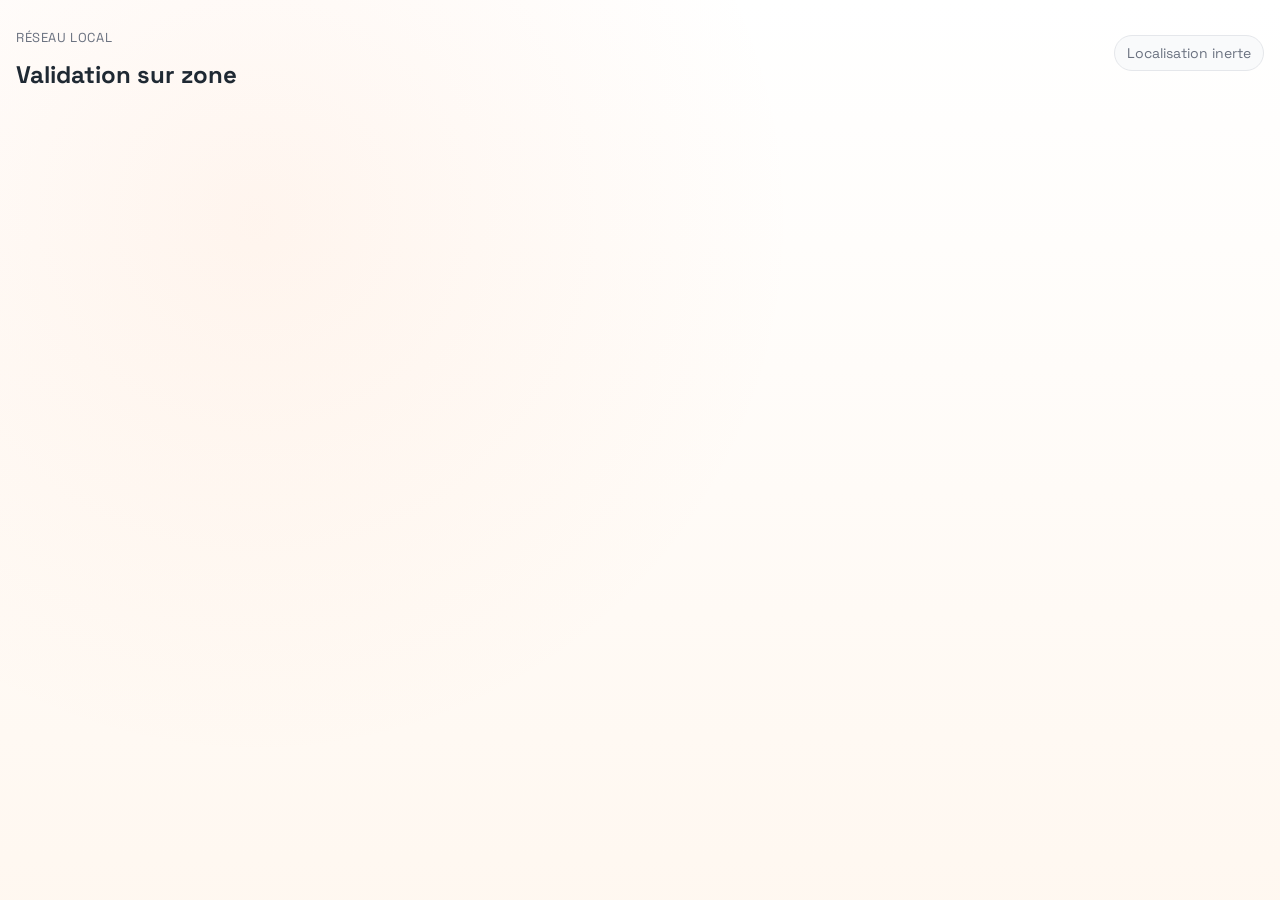
<file: index.html>
<!DOCTYPE html>
<html lang="fr">
<head>
  <meta charset="UTF-8">
  <title>Redirection</title>
  <meta http-equiv="refresh" content="0; url=app.html">
</head>
<body>
  <p>Redirection vers l'application… <a href="app.html">cliquer ici si besoin</a>.</p>
</body>
</html>
</file>
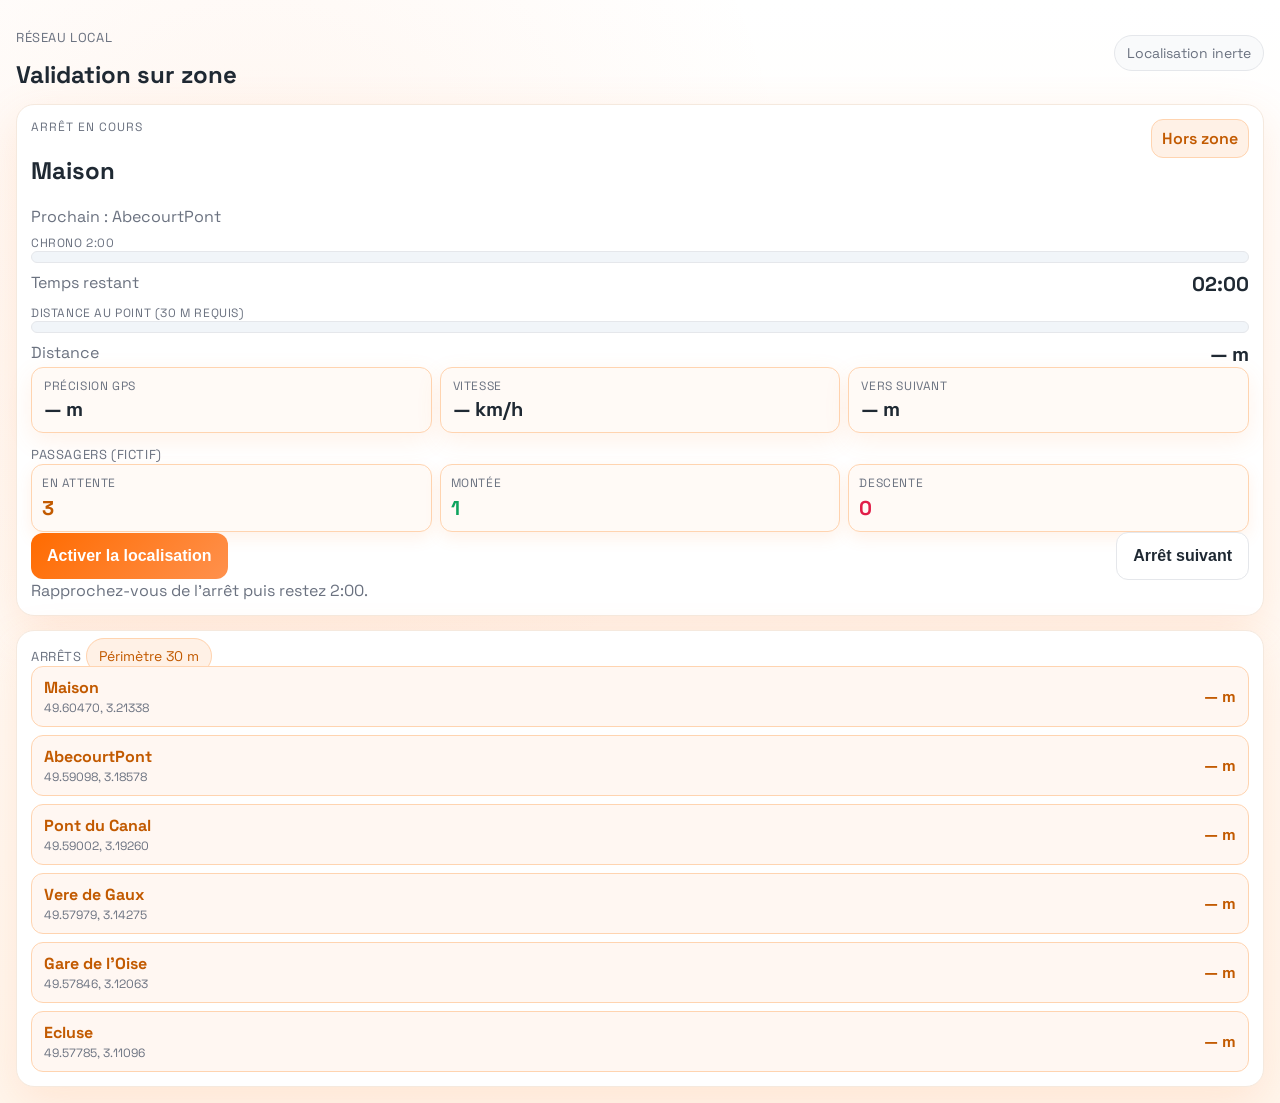
<file: app.html>
<!DOCTYPE html>
<html lang="fr">
<head>
  <meta charset="UTF-8">
  <meta name="viewport" content="width=device-width, initial-scale=1.0, maximum-scale=1.0">
  <title>Validation arrêt</title>
  <link rel="stylesheet" href="styles.css">
  <link rel="preconnect" href="https://fonts.googleapis.com">
  <link rel="preconnect" href="https://fonts.gstatic.com" crossorigin>
  <link href="https://fonts.googleapis.com/css2?family=Space+Grotesk:wght@400;600;700&display=swap" rel="stylesheet">
</head>
<body class="light">
  <main class="stack">
    <header class="hero-lite">
      <div>
        <p class="eyebrow">Réseau local</p>
        <h1>Validation sur zone</h1>
      </div>
      <div id="locStatus" class="chip muted">Localisation inerte</div>
    </header>

    <section class="card-lite">
      <div class="row spaced">
        <div>
          <p class="overline">Arrêt en cours</p>
          <h2 id="activeName">—</h2>
          <p class="muted" id="nextStopLabel">Prochain : —</p>
        </div>
        <div class="pill" id="radiusBadge">Hors zone</div>
      </div>

      <div class="progress-block">
        <div class="label">Chrono 2:00</div>
        <div class="progress">
          <div id="progressTime" class="progress-bar"></div>
        </div>
        <div class="mini-row">
          <span class="muted">Temps restant</span>
          <span class="value" id="countdown">02:00</span>
        </div>
      </div>

      <div class="progress-block">
        <div class="label">Distance au point (30 m requis)</div>
        <div class="progress">
          <div id="progressDist" class="progress-bar alt"></div>
        </div>
        <div class="mini-row">
          <span class="muted">Distance</span>
          <span class="value" id="activeDistance">— m</span>
        </div>
      </div>

      <div class="grid stats">
        <div class="stat-chip">
          <p class="label">Précision GPS</p>
          <p class="value" id="statAccuracy">— m</p>
        </div>
        <div class="stat-chip">
          <p class="label">Vitesse</p>
          <p class="value" id="statSpeed">— km/h</p>
        </div>
        <div class="stat-chip">
          <p class="label">Vers suivant</p>
          <p class="value" id="statNextDistance">— m</p>
        </div>
      </div>

      <div class="passengers">
        <div class="overlay-header">
          <span class="eyebrow">Passagers (fictif)</span>
        </div>
        <div class="pax-row">
          <div class="pax-badge wait">
            <span class="label">En attente</span>
            <span class="value" id="paxWaiting">0</span>
          </div>
          <div class="pax-badge board">
            <span class="label">Montée</span>
            <span class="value" id="paxBoarding">0</span>
          </div>
          <div class="pax-badge drop">
            <span class="label">Descente</span>
            <span class="value" id="paxAlighting">0</span>
          </div>
        </div>
      </div>

      <div class="row actions">
        <button id="askLocation" class="primary">Activer la localisation</button>
        <button id="nextBtn" class="ghost">Arrêt suivant</button>
      </div>

      <p class="muted" id="activeHint">Entrez dans le cercle de 30 m pour lancer le chrono.</p>
    </section>

    <section class="card-lite">
      <div class="overlay-header">
        <span class="eyebrow">Arrêts</span>
        <span class="chip">Périmètre 30 m</span>
      </div>
      <div id="stopsOverlay" class="stops-list"></div>
    </section>
  </main>

  <div id="toast" class="toast hidden">Arrêt validé ✅</div>
  <script src="app.js"></script>
</body>
</html>
</file>
<file: styles.css>
@import url('https://fonts.googleapis.com/css2?family=Space+Grotesk:wght@400;600;700&display=swap');

:root {
  --bg: #ffffff;
  --bg-2: #fff6ed;
  --card: #fdfbf8;
  --accent: #ff914d;
  --accent-strong: #ff6b00;
  --text: #1f2933;
  --muted: #6b7280;
  --danger: #e11d48;
  --success: #0ea35e;
  --radius: 24px;
  --shadow: 0 15px 45px rgba(255, 145, 77, 0.16);
}

* { box-sizing: border-box; }
body {
  margin: 0;
  font-family: 'Space Grotesk', system-ui, -apple-system, sans-serif;
  color: var(--text);
  background: radial-gradient(circle at 20% 20%, rgba(255,145,77,0.08), transparent 40%), linear-gradient(180deg, var(--bg), var(--bg-2));
  min-height: 100vh;
}

.lock-only body, body.lock-only {
  background: #fff;
  color: #0f172a;
}

.screen {
  position: relative;
  min-height: 100vh;
}

.hidden { display: none; }

#lockScreen {
  display: grid;
  place-items: center;
  background: #fff;
  color: #0f172a;
}

.lock-card {
  width: min(420px, 90vw);
  padding: 48px;
  border: 1px solid #e3e7f0;
  border-radius: 18px;
  background: #ffffff;
  box-shadow: 0 20px 60px rgba(15, 23, 42, 0.12);
  display: grid;
  gap: 16px;
}

.brand {
  font-weight: 700;
  font-size: 22px;
}

.hint {
  color: #475569;
  font-size: 14px;
}

input {
  width: 100%;
  padding: 14px 16px;
  border-radius: 12px;
  border: 1px solid #d4d8e1;
  font-size: 16px;
  outline: none;
}

input:focus { border-color: #0af; box-shadow: 0 0 0 3px rgba(0, 153, 255, 0.15); }

button {
  cursor: pointer;
  border: none;
  border-radius: 12px;
  padding: 14px 16px;
  font-weight: 600;
  font-size: 16px;
}

button.primary { background: linear-gradient(135deg, var(--accent-strong), var(--accent)); color: #0b1020; }
button.ghost { background: rgba(255,255,255,0.06); color: var(--text); border: 1px solid rgba(255,255,255,0.1); }
button:disabled { opacity: 0.6; cursor: not-allowed; }

.error-msg { color: #e11d48; height: 20px; margin: 0; }

.shake {
  animation: shake 0.25s linear 1;
}

@keyframes shake {
  0% { transform: translateX(0); }
  25% { transform: translateX(-5px); }
  50% { transform: translateX(5px); }
  75% { transform: translateX(-4px); }
  100% { transform: translateX(0); }
}

#app { padding: 28px; }

.lock-only #app { display: none; }

.topbar {
  display: flex;
  justify-content: space-between;
  align-items: center;
  gap: 16px;
  margin-bottom: 16px;
}

.title { display: flex; align-items: center; gap: 12px; }
.emoji { font-size: 28px; }
.eyebrow { color: var(--muted); font-size: 13px; letter-spacing: 0.6px; text-transform: uppercase; }
.heading { font-size: 22px; font-weight: 700; }

.chip {
  background: rgba(255,255,255,0.08);
  border: 1px solid rgba(255,255,255,0.12);
  padding: 8px 12px;
  border-radius: 999px;
  color: var(--text);
  font-size: 14px;
}

.chip.muted { color: var(--muted); }
.chip.success { color: var(--success); border-color: rgba(90,245,157,0.5); }
.chip.danger { color: var(--danger); border-color: rgba(255,123,123,0.5); }

.hero {
  display: flex;
  justify-content: space-between;
  align-items: flex-start;
  gap: 16px;
  padding: 18px 20px;
  background: linear-gradient(135deg, rgba(10, 170, 255, 0.2), rgba(49, 215, 169, 0.18));
  border: 1px solid rgba(255,255,255,0.12);
  border-radius: var(--radius);
  box-shadow: 0 10px 40px rgba(0,0,0,0.25);
}

.hero h1 { margin: 6px 0 0; font-size: clamp(20px, 3vw, 28px); line-height: 1.25; }
.overline { text-transform: uppercase; letter-spacing: 1px; color: var(--muted); font-size: 12px; margin: 0; }

.active-card {
  margin-top: 18px;
  padding: 18px;
  background: rgba(255,255,255,0.04);
  border: 1px solid rgba(255,255,255,0.12);
  border-radius: var(--radius);
  box-shadow: 0 10px 40px rgba(0,0,0,0.22);
}

.active-header {
  display: flex;
  justify-content: space-between;
  align-items: center;
}

.active-header h2 { margin: 4px 0 0; }
.pill {
  padding: 8px 10px;
  border-radius: 12px;
  font-weight: 600;
  background: rgba(255,255,255,0.07);
  border: 1px solid rgba(255,255,255,0.12);
  color: var(--muted);
}

.meter-wrap {
  display: flex;
  gap: 18px;
  align-items: center;
  margin: 14px 0;
}

.ring {
  position: relative;
  width: 170px;
  height: 170px;
  border-radius: 50%;
  background: conic-gradient(from 0deg, rgba(49,215,169,0.4), rgba(10,170,255,0.5), rgba(49,215,169,0.4));
  display: grid;
  place-items: center;
}

.ring-inner {
  width: 134px;
  height: 134px;
  border-radius: 50%;
  background: #0f172a;
  position: relative;
  border: 2px dashed rgba(255,255,255,0.18);
}

.ring-dot {
  position: absolute;
  top: 4px; left: 50%;
  width: 12px; height: 12px;
  background: var(--accent-strong);
  border-radius: 50%;
  transform-origin: center 63px;
  transition: transform 0.3s ease;
}

.ring-label {
  position: absolute;
  display: grid;
  place-items: center;
  color: var(--text);
  text-align: center;
}

.count { font-size: 32px; font-weight: 700; }
small { color: var(--muted); }

.distance {
  padding: 14px 16px;
  border-radius: 16px;
  background: rgba(255,255,255,0.06);
  border: 1px solid rgba(255,255,255,0.1);
}

.distance-value { font-size: 26px; font-weight: 700; }

.status-line {
  color: var(--muted);
  font-size: 14px;
  margin-top: 4px;
}

.list-header {
  margin: 26px 0 12px;
  display: flex;
  justify-content: space-between;
  align-items: center;
}

.cards {
  display: grid;
  grid-template-columns: repeat(auto-fit, minmax(260px, 1fr));
  gap: 12px;
}

.card {
  background: rgba(255,255,255,0.04);
  border: 1px solid rgba(255,255,255,0.1);
  padding: 14px;
  border-radius: 18px;
  display: grid;
  gap: 10px;
  box-shadow: 0 10px 28px rgba(0,0,0,0.24);
}

.card h4 { margin: 0; }
.card .coord { color: var(--muted); font-size: 13px; }
.card .distance-label { font-weight: 600; }
.card .actions { display: flex; gap: 8px; align-items: center; justify-content: space-between; }

.tag {
  font-size: 12px;
  color: var(--muted);
  padding: 4px 8px;
  border-radius: 10px;
  border: 1px dashed rgba(255,255,255,0.15);
}

.toast {
  position: fixed;
  bottom: 20px; right: 20px;
  background: #0b5;
  color: #04140c;
  padding: 12px 16px;
  border-radius: 12px;
  box-shadow: 0 12px 40px rgba(0,0,0,0.35);
  font-weight: 700;
}

@media (max-width: 720px) {
  #app { padding: 18px 16px 32px; }
  .topbar { flex-direction: column; align-items: flex-start; }
  .hero { flex-direction: column; }
  .meter-wrap { flex-direction: column; align-items: flex-start; }
  .cards { grid-template-columns: 1fr; }
}

/* ---------- Map mode ---------- */
.stack { padding: 16px; display: grid; gap: 14px; }
.hero-lite { display: flex; justify-content: space-between; align-items: center; gap: 12px; }
.hero-lite h1 { margin: 4px 0 0; font-size: 24px; }
.card-lite {
  background: #fff;
  border: 1px solid #f5e9de;
  border-radius: 18px;
  padding: 14px;
  box-shadow: var(--shadow);
  opacity: 0;
  transform: translateY(12px);
  transition: opacity 0.4s ease, transform 0.4s ease;
}
.anim-ready .card-lite { opacity: 1; transform: translateY(0); }

.row { display: flex; align-items: center; gap: 12px; }
.row.spaced { justify-content: space-between; align-items: flex-start; }
.row.actions { justify-content: space-between; }
.grid.stats { display: grid; grid-template-columns: repeat(auto-fit, minmax(120px, 1fr)); gap: 8px; }

.label { color: var(--muted); font-size: 12px; margin: 0; text-transform: uppercase; letter-spacing: .6px; }
.value { font-size: 20px; margin: 2px 0 0; font-weight: 700; }
.muted { color: var(--muted); margin: 0; }

.progress-block { margin-top: 8px; }
.progress {
  width: 100%;
  height: 12px;
  background: #f1f5f9;
  border-radius: 999px;
  overflow: hidden;
  border: 1px solid #e5e7eb;
}
.progress-bar {
  height: 100%;
  width: 0%;
  background: linear-gradient(90deg, var(--accent-strong), var(--accent));
  transition: width 0.3s ease;
}
.progress-bar.alt { background: linear-gradient(90deg, #ffd9b5, #ff914d); }
.mini-row { display: flex; justify-content: space-between; align-items: center; margin-top: 6px; }

.stops-list { display: grid; gap: 8px; }
.stop-card {
  display: flex;
  justify-content: space-between;
  align-items: center;
  padding: 10px 12px;
  border-radius: 12px;
  background: #fff7f2;
  border: 1px solid #ffd4b0;
}
.stop-meta { display: grid; gap: 2px; }
.stop-name { font-weight: 700; margin: 0; color: #c25a00; }
.stop-coord { color: var(--muted); font-size: 12px; margin: 0; }
.stop-dist { font-weight: 700; color: #c25a00; }

.stat-chip {
  padding: 10px 12px;
  border-radius: 12px;
  background: #fffaf6;
  border: 1px solid #ffd4b0;
  box-shadow: 0 8px 24px rgba(255,145,77,0.12);
}

.passengers { margin-top: 10px; }
.pax-row {
  display: grid;
  grid-template-columns: repeat(auto-fit, minmax(110px, 1fr));
  gap: 8px;
}
.pax-badge {
  display: grid;
  gap: 2px;
  padding: 10px;
  border-radius: 12px;
  background: #fffaf6;
  border: 1px solid #ffd4b0;
  box-shadow: 0 6px 16px rgba(255,145,77,0.12);
}
.pax-badge.wait .value { color: #c25a00; }
.pax-badge.board .value { color: #0ea35e; }
.pax-badge.drop .value { color: #e11d48; }

.pill {
  padding: 8px 10px;
  border-radius: 12px;
  font-weight: 600;
  background: #fff1e6;
  border: 1px solid #ffd4b0;
  color: #c25a00;
}

.chip {
  background: #fff1e6;
  border: 1px solid #ffd4b0;
  padding: 8px 12px;
  border-radius: 999px;
  color: #c25a00;
  font-size: 14px;
}
.chip.muted { color: var(--muted); border-color: #e5e7eb; background: #f9fafb; }
.chip.success { color: var(--success); border-color: rgba(14,163,94,0.4); }
.chip.danger { color: var(--danger); border-color: rgba(225,29,72,0.4); }

button.primary { background: linear-gradient(135deg, var(--accent-strong), var(--accent)); color: #fff; }
button.ghost { background: #fff; color: var(--text); border: 1px solid #e5e7eb; }
.toast { background: #ff914d; color: #3d2a1f; }

button { transition: transform 0.1s ease, box-shadow 0.2s ease; }
button:active { transform: translateY(1px) scale(0.99); }
button.primary:hover { box-shadow: 0 10px 30px rgba(255,145,77,0.35); }

/* subtle shimmer on progress */
@keyframes shimmer {
  0% { background-position: 0% 0; }
  100% { background-position: 200% 0; }
}
.progress-bar,
.progress-bar.alt {
  background-size: 200% 100%;
  animation: shimmer 1.8s linear infinite;
}
</file>
